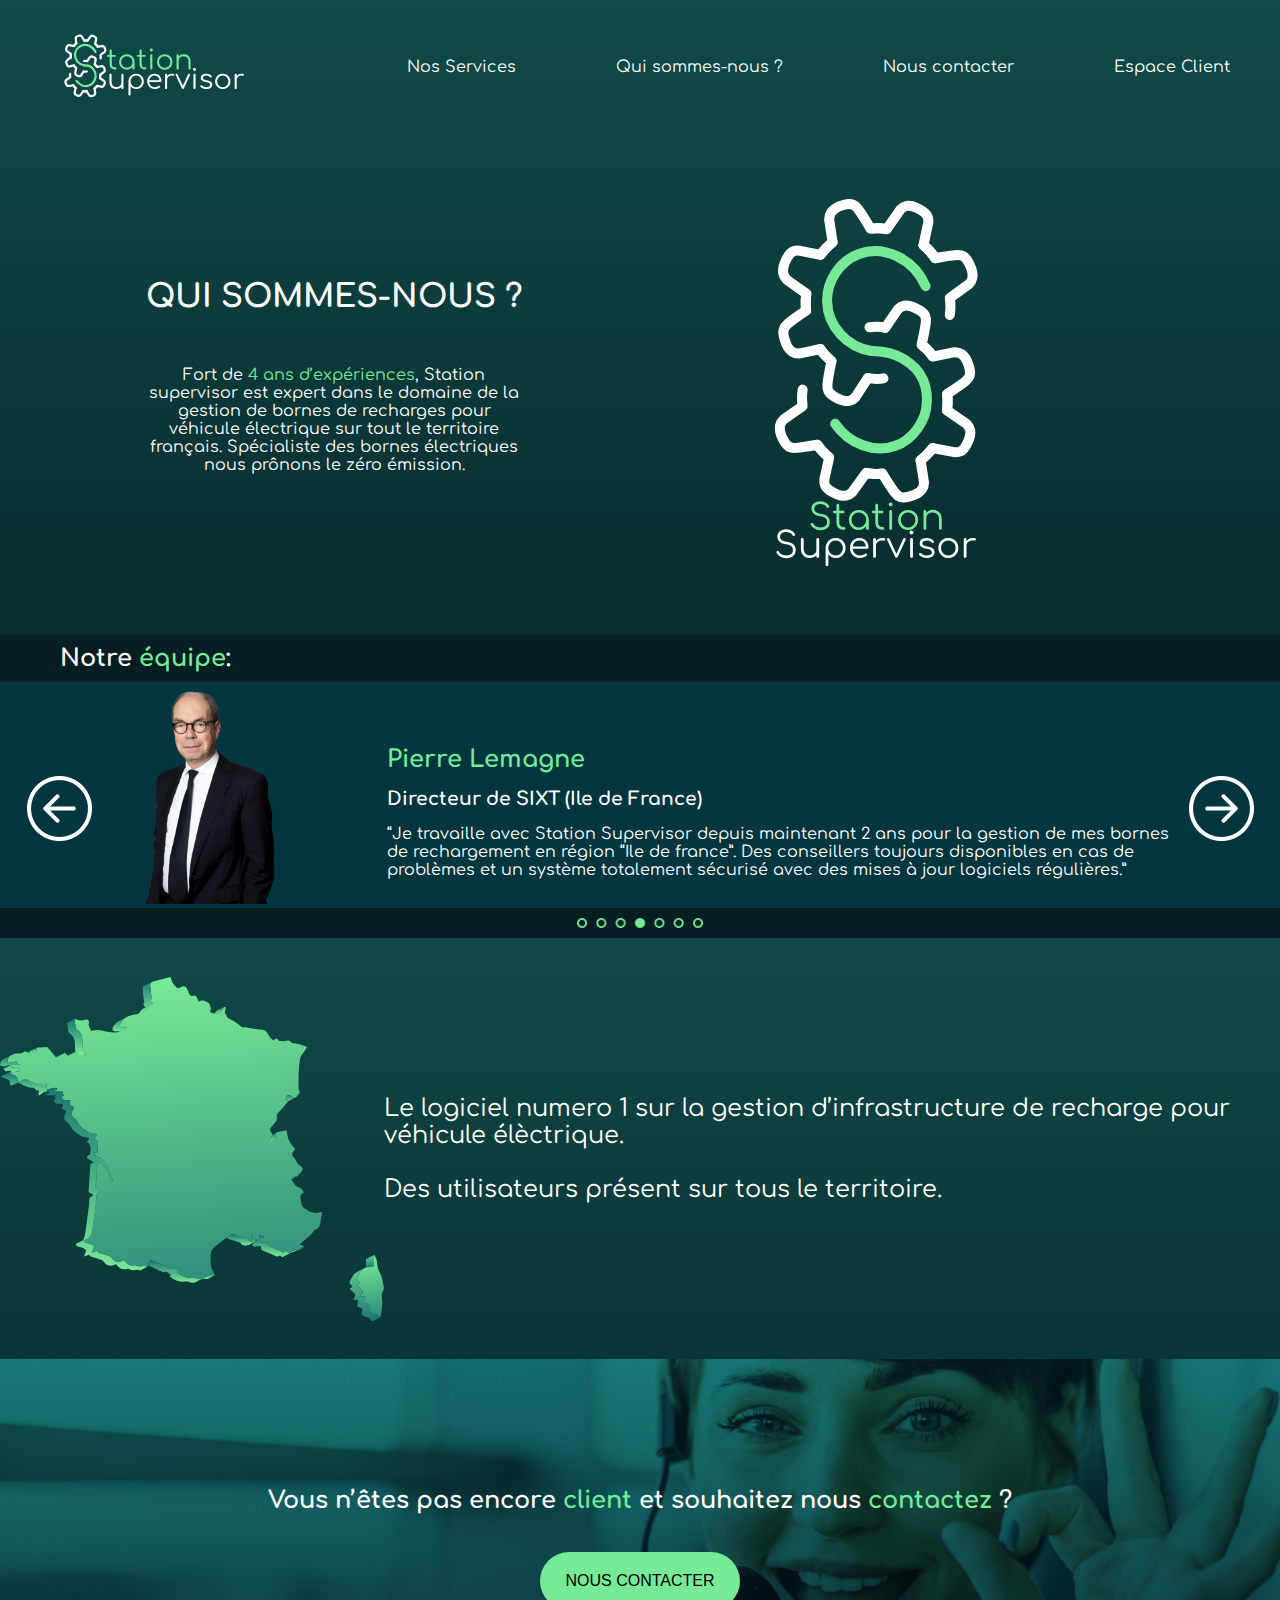
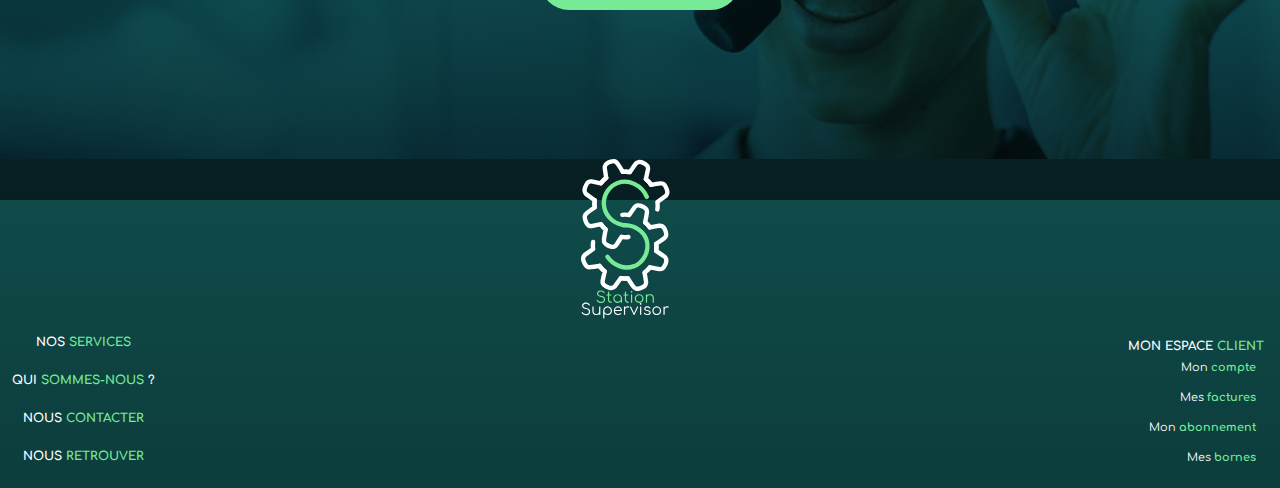
<file: quisommesnous.html>
<!DOCTYPE html>
<html lang="fr">
<head>
    <meta charset="UTF-8">
    <meta http-equiv="X-UA-Compatible" content="IE=edge">
    <meta name="viewport" content="width=device-width, initial-scale=1.0">
    <title>Station Supervisor</title>
    <link rel="icon" type="image/png"  href="img/logovertical.png">
<link rel="stylesheet" href="css/quisommesnous.css">
<link rel="stylesheet" href="css/navbar.css">
<link rel="stylesheet" href="css/footer.css">
</head>
<body>
    <header>
        <nav class="navbar" role="navigation">
            <div class="nav-logo">
                <a href="index.html"><img class="logo" src="/img/logo_horizontal.svg" alt="Logo Station Supervisor, vert et blanc"></a>
            </div>           
            <ul class="navbar-links">
                <li class="navbar-link first lien"><a href="service.html">Nos Services</a></li>
                <li class="navbar-link second lien"><a href="quisommesnous.html">Qui sommes-nous ?</a></li>
                <li class="navbar-link fourth lien"><a href="contact.html">Nous contacter</a></li>
                <li class="navbar-link fifth lien"><a href="espaceclient.html"><i class="fa-regular fa-lock-keyhole"></i>Espace Client</a></li>
            </ul>

            <button class="burger">
                <span class="bar"></span>
            </button>
        </nav>        
    </header>


<div class="hero-qsn">
    <div class="hero-g">
        <h1 class="h1-hero">QUI SOMMES-NOUS ?</h1>
        <p class="txt-hero">Fort de <span class="span-hero">4 ans d’expériences</span>, 
            Station supervisor est expert dans le domaine de la gestion de bornes de recharges pour véhicule électrique sur tout le territoire français. 
            Spécialiste des bornes électriques nous prônons le zéro émission.</p>
    </div>
    <div class="hero-d">
        <img src="img/logo_vertical.svg" class="img-hero">
    </div>
</div>


    <div class="banner1">
        <h2 class="banner-txt">Notre <span class="span-hero">équipe</span>:</h2>
    </div>
    <div class="main-ekip">
        <div class="fleche-g">
            <img src="img/fleche-g.png" class="fleche-g">
        </div>
        <div class="monsieur">
            <img src="img/vieux_gadjo.png" class="monsieur">
        </div>
        <div class="main-txt">
            <h2 class="h3-ekip"><span class="span-hero">Pierre Lemagne</span></h2>
            <h3 class="h2-ekip">Directeur de SIXT (Ile de France)</h3>
            <p class="txt-ekip">“Je travaille avec Station Supervisor depuis maintenant 2 ans
                 pour la gestion de mes bornes de rechargement en région “Ile de france”. 
                 Des conseillers toujours disponibles en cas de problèmes et un système 
                 totalement sécurisé avec des mises à jour logiciels régulières.”</p>
        </div>
        <div class="fleche-d">
            <img src="img/fleche-d.png" class="fleche-d" alt="">
        </div>
    </div>
</div>

    <div class="banner2">
        <img src="img/point-ekip.png" class="point-ekip">
    </div>

<div class="carte-main">
    <img src="img/carte_france.svg" class="carte">
    <p class="txt-carte">Le logiciel numero 1  sur la gestion d’infrastructure 
        de recharge pour véhicule élèctrique.<br><br>Des utilisateurs présent sur tous le territoire. </p>

</div>


<div class="madame">
    <h2 class="h2-madame"> Vous n’êtes pas encore <span class="span-hero">client</span> et souhaitez nous <span class="span-hero">contactez</span> ? </h2>
    <button href="contact.html" class="button-mad">NOUS CONTACTER</button>
    </div>
    
    


    <footer>
        <div class="logo-footer">
            <img src="/img/logo_vertical.svg" alt="">
        </div>
        <div class="footer-info">
            <div class="left">
                <div class="l-1">
                   <h2>NOS <storng class="strong">SERVICES</storng></h2>
                </div>
                <div class="l-2">
                    <h2>QUI <strong class="strong">SOMMES-NOUS</strong> ?</h2>
                </div>
                <div class="l-3">
                    <h2>NOUS <strong class="strong">CONTACTER</strong></h2>
                </div>
                <div class="l-4">
                    <h2> NOUS <strong class="strong">RETROUVER</strong></h2>
                </div>
            </div>
            <div class="right">
                <div class="r1">
                    <h2>MON ESPACE <strong class="strong">CLIENT</strong></h2>
                </div>
                <div class="r2">
                    <p>Mon <strong class="strong">compte</strong></p>
                </div>
                <div class="r3">
                    <p>Mes <strong class="strong">factures</strong></p>
                </div>
                <div class="r4">
                    <p>Mon <strong class="strong">abonnement</strong></p>
                </div>
                <div class="r5">
                    <p>Mes <strong class="strong">bornes</strong></p>
                </div>

            </div>
        </div>

    </footer>

    <script src="/js/navbar.js"></script>
    </body>
    </html>
</file>
<file: css/navbar.css>
/* POLICE */
@import url('https://fonts.googleapis.com/css2?family=Comfortaa:wght@300;400;500;600;700&display=swap');

body{
    font-family: 'Comfortaa', cursive;
    color: white;
}


/* NAVBAR */

.navbar .lien .btn-client{
    background-color: #77EA97;
    border-radius: 15px;
}

.navbar-link {
    padding: 0 50px;
}
.navbar-link > a {
    color:white;
    text-decoration: none;
}
.burger {
    display: none;
}

header{
    height: 15vh;
}
.navbar {
    text-align: center;
    align-content: center;
    align-items: center;
    justify-content: space-between;
    display: flex;
    height: 15vh;
    color:white;
    transition: all .7s ease-in-out;
}
.navbar-links {
    display: flex;
}

.lien{
    position: relative;
}


.fa-brands{
    color: white;
    transition: all .4 ease-in-out;
}

ul {
    list-style: none;
    position: relative;
}

/* Logo Style */
.nav-logo{
    position: relative;
    left: 5%;
}
.logo{
    height: 4em;
    z-index: 0;
}

/* Small Devices */
@media screen and (max-width:1149.98px) {
    *{
        overflow-y: scroll;
        overflow-x: hidden;
    }

    .main-content h1{
        font-size: 40px;
        z-index: -100000;
    }   

    .navbar-links {
        justify-content: center;
        background: rgb(15,75,73);
        background: -moz-linear-gradient(180deg, rgba(15,75,73,1) 0%, rgba(7,30,34,1) 100%);
        background: -webkit-linear-gradient(180deg, rgba(15,75,73,1) 0%, rgba(7,30,34,1) 100%);
        background: linear-gradient(180deg, rgba(15,75,73,1) 0%, rgba(7,30,34,1) 100%);
        filter: progid:DXImageTransform.Microsoft.gradient(startColorstr="#0f4b49",endColorstr="#071e22",GradientType=1);
        display: flex;
        flex-direction: column;
        align-items: center;
        width: 0;
        height:100vh;
        position: absolute;
        top: 0vh;
        right: 0;
        transition: all .4s ease-in-out;
    }

    .navbar-links li{
        position: relative;
        top: 1.5em;
    }

    .show-nav .navbar-links {
    width: 100%;
    }
    .navbar-link {
        transform: translateX(101%);
    }

    .show-nav .navbar-link {
        transform: translateX(0);
    }
    .navbar-link > a {
        display: block;
        padding: 1rem;
        font-size: 1.6rem;
        transition:all .4s ease-in-out;
    }
    .navbar-link > a:hover {
            padding: 2rem;
            letter-spacing: 5px;
    }


/* Toggle menu */
    .burger {
        display: block;
        position: relative;
        right: 5%;
        padding: 0;
        width: 45px;
        height: 45px;
        border: none;
        background: transparent;
        cursor: pointer;
    }
    .bar {
        display: block;
        width: 45px;
        height: 4px;
        background: white;
        border-radius: 3px;
        transition: all .4s ease-in-out;
    }
    .show-nav .bar {
        overflow: hidden;
        width: 0;
        background: transparent;
    }
    .bar::before, .bar::after {
        content: "";
        width: 45px;
        height: 4px;
        position: absolute;
        left: 0;
        background: white;
        border-radius: 3px;
        transition: all .4s ease-in-out;
    }
    .bar::before {
        transform:translateY(-12px);
    }
    .show-nav .bar::before {
        transform: rotate(45deg);
    }
    .bar::after {
        transform:translateY(12px);
    }
    .show-nav .bar::after {
        transform: rotate(-45deg);
    }


/* Animations */
    .show-nav .first {
        transition: all 1s ease-out;
    }
    .show-nav .second {
        transition: all 1.2s ease-out;
    }
    .show-nav .third {
        transition: all 1.3s ease-out;
    }
    .show-nav .fourth {
        transition: all 1.4s ease-out;
    }
    .show-nav .fifth {
        transition: all 1.5s ease-out;
    }
}
/* Medium devices */
@media screen and (min-width:820px){
    .navbar-link > a:after {
        display: block;
        content: "";
        width: 0;
        height: 1px;
        background:white;
        transition:width .4s;
    }
    .navbar-link:hover > a:after {
        width: 100%;
    }
}
</file>
<file: css/footer.css>
/* FOOTER */

footer{
    justify-content: center;
    align-items: center;
    text-align: center;
    
}

.logo-footer img{
    height: 10em;
}

.footer-info{
    display: flex;
    justify-content: space-between;
}

.left{
    display: flex;
    flex-direction: column;
}

.left h2{
    margin: 1em;
    font-size: 0.75em;
    text-decoration: none;
}

.right{
    margin: 1em;
    text-align: end;
    display: flex;
    flex-direction: column;
}

.right h2{
    font-size: 0.75em;
    text-decoration: none;
}

.right p{
    font-size: 0.7em;
    margin: 0.75em;
    text-decoration: none;
}


.strong{
    color: #77EA97;
    text-decoration: none;
}
</file>
<file: css/quisommesnous.css>
/* RESET */

*{
    margin: 0;
    padding: 0;
    box-sizing: border-box;
}

/*BODY COLOR*/
body{
    overflow: scroll;
    width: 100%;
    height: 100vh;
    background: rgb(15,75,73);
    background: -moz-linear-gradient(180deg, rgba(15,75,73,1) 0%, rgba(7,30,34,1) 100%);
    background: -webkit-linear-gradient(180deg, rgba(15,75,73,1) 0%, rgba(7,30,34,1) 100%);
    background: linear-gradient(180deg, rgba(15,75,73,1) 0%, rgba(7,30,34,1) 100%);
    filter: progid:DXImageTransform.Microsoft.gradient(startColorstr="#0f4b49",endColorstr="#071e22",GradientType=1);
}



.hero-qsn{
    margin: 5%;
    display: flex;
    justify-content: center;
    justify-content: space-around;
}
.hero-g{
    display: flex;
    flex-direction: column;
    float: left;
}

.hero-d{
    float: left;
}

.h1-hero{
    margin-top: 20%;
    text-align: center;
}

.txt-hero{
    margin-top: 10%;
    text-align: center;
    padding: 3%;
    width: 400px;
    height: 20px;
}

.span-hero{
    color: #77EA97;
}

.main-ekip{
    display: flex;
    justify-content: space-around;
    background-color: #03363F;
}

.banner1{
    width: 100%;
    padding: 10px;
    background-color: #071E22;
}

.banner2{
    width: 100%;
    padding: 10px;
    background-color: #071E22;
}
.banner-txt{
    margin-left: 4%;
}

.monsieur{
    margin-left: 2%;
    width: 60%;
}

.fleche-g{
    margin-top: 7%;
    margin-left: 2%;
}

.fleche-d{
    margin-top: 7%;
    margin-right: 2%;
}

.txt-ekip{
    margin-top: 2%;

}

.h2-ekip{
    margin-top: 2%;
}

.h3-ekip{
    margin-top: 8%;
}

.point-ekip{
    width: 10%;
}

.banner2{
    display: flex;
    align-items: center;
    justify-content: center;
}

.carte-main{
    display: flex;
    justify-content: center;
    align-items: center;
    margin-top: 3%;
}
.txt-carte{
   margin-top: -3%;
    font-size: x-large;
}

.carte{
 width: 30%;
 margin-bottom: 3%;
}


.button-mad{
    margin-top: 3%;
      width: 200px;
      padding: 20px;
      border: none;
      border-radius: 50px 50px 50px 50px;
      font-size: 1em;
      text-decoration: none;
      text-align: center;
      color: black;
      background-color: #77EA97;
  }

  .madame {
    height: 400px;
    background-image: url(/img/contact_photo.png);
    display: flex;
    flex-direction: column;
    align-items: center;
    text-align: center;
}

.madame .h2-madame{
    margin-top: 10%;
}

@media all and (max-device-width: 480px){
    .hero-qsn{
        display: flex;
        justify-content: center;
        justify-content: space-around;
    }
    .hero-g{
        display: flex;
        flex-direction: column;
        float: left;
    }
    
    .hero-d{
        float: left;
    }
    
    .h1-hero{
        margin-top: 10%;
        text-align: center;
    }
    
    .txt-hero{
        margin-top: 10%;
        text-align: center;
        padding: 3%;
        width: 370px;
        height: 200px;
    }
    .img-hero{
        display: none;
    }
    .span-hero{
        color: #77EA97;
    }
    
    .main-ekip{
        display: flex;
       flex-direction: column;
       justify-content: center;
       align-items: center;
        background-color: #03363F;
    }
    
    .banner1{
        width: 100%;
        padding: 10px;
        background-color: #071E22;
    }
    
    .banner2{
        width: 100%;
        padding: 10px;
        background-color: #071E22;
    }
    .banner-txt{
        margin-left: 4%;
    }
    
    .monsieur{
        margin-top: 4%;
      margin-left: 11%;
        width: 60%;
    }
    
    .fleche-g{
        display: none;
    }
    
    .fleche-d{
       display: none;
    }
    
    .txt-ekip{
        text-align: center;
        margin-top: 2%;
   margin-bottom: 6%;
    }
    
    .h2-ekip{
        text-align: center;
        margin-top: 2%;
    }
    
    .h3-ekip{
        text-align: center;
        margin-top: 8%;
    }
    
    .point-ekip{
        width: 30%;
    }
    
    .banner2{
        display: flex;
        align-items: center;
        justify-content: center;
    }
    
    .carte-main{
        display: flex;
        flex-direction: column;
        margin-top: 3%;
    }
    .txt-carte{
        margin-top: 2%;
       width: 200px;
       height: 200px;
        font-size: medium;
    }
    
    .carte{
        margin-top: 7%;
     width: 50%;
     margin-bottom: 3%;
    }
    
    
    .button-mad{
        margin-top: 7%;
          width: 200px;
          padding: 20px;
          border: none;
          border-radius: 50px 50px 50px 50px;
          font-size: 1em;
          text-decoration: none;
          text-align: center;
          color: black;
          background-color: #77EA97;
      }
    
      .madame {
        height: 200px;
        background-image: url(/img/contact_photo.png);
        display: flex;
        flex-direction: column;
        align-items: center;
        text-align: center;
    }
    
    .madame .h2-madame{
        margin-top: 10%;
    }
     
}
</file>
